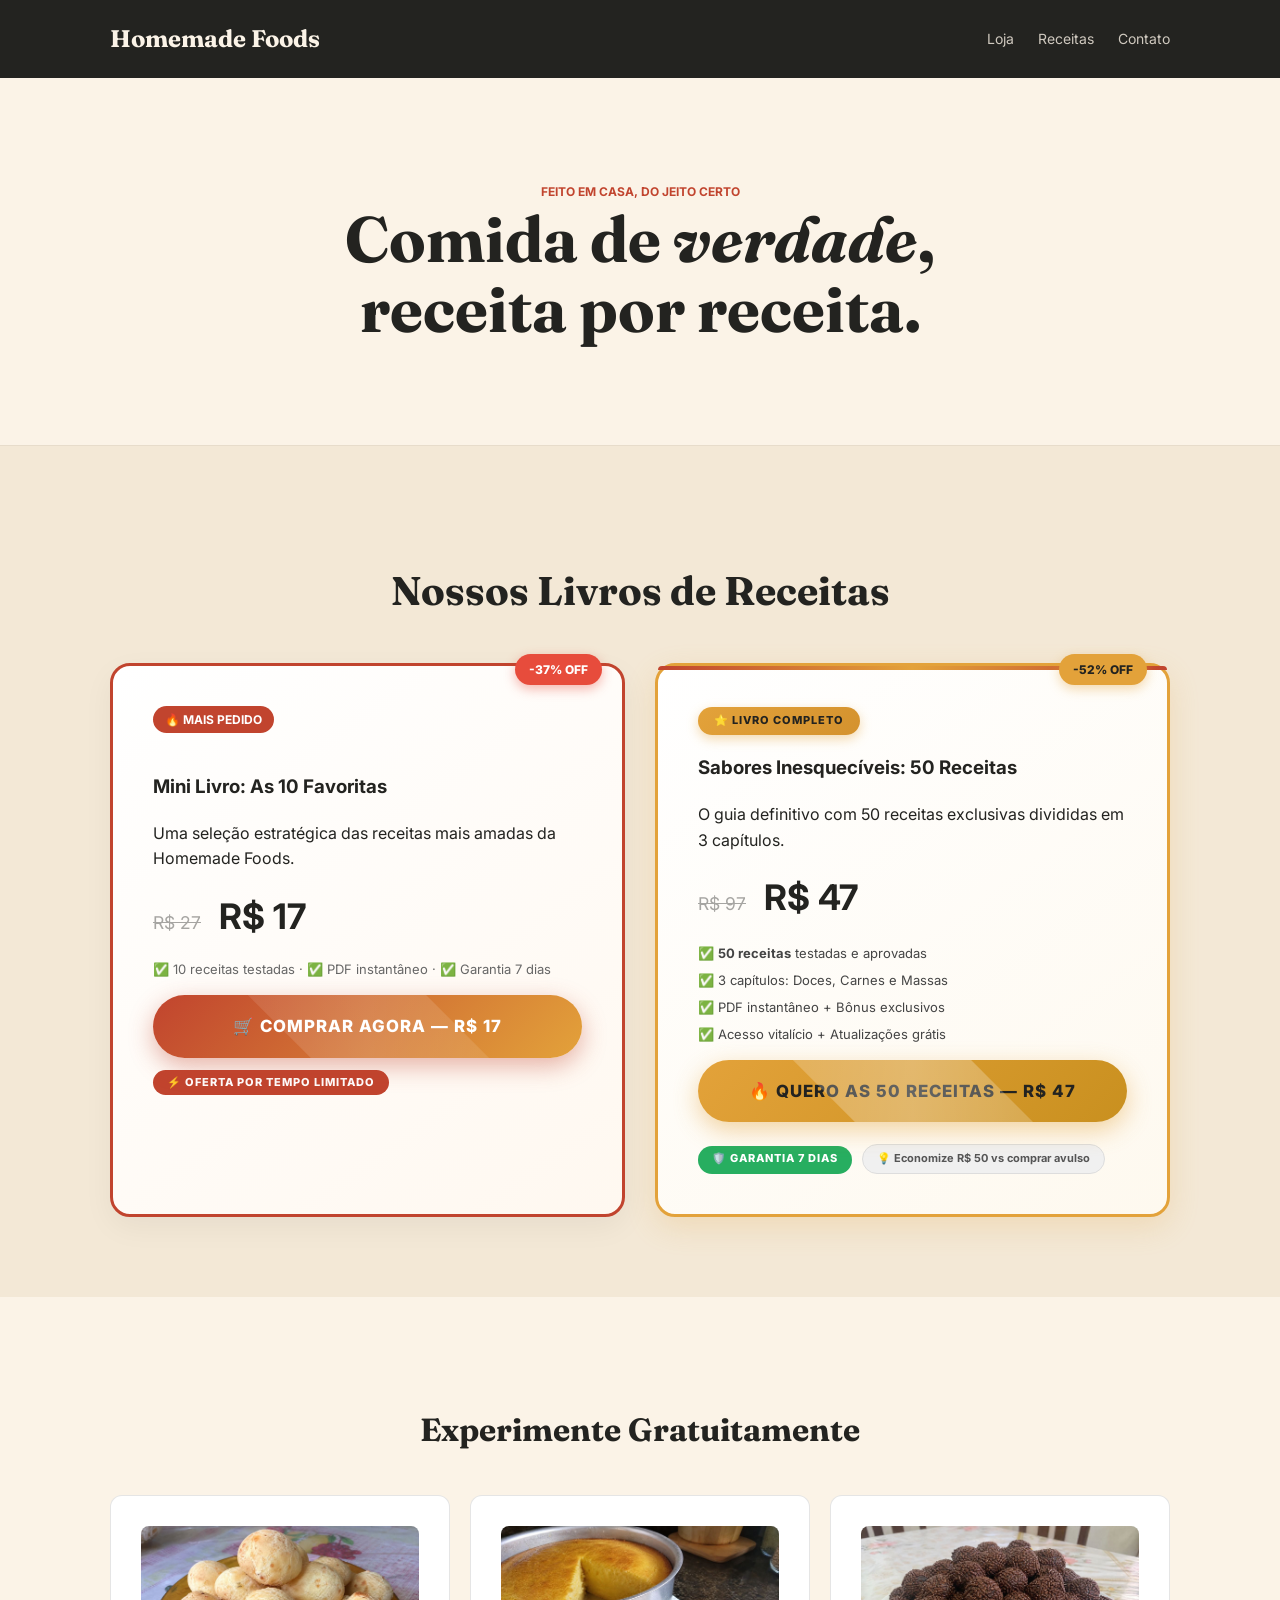
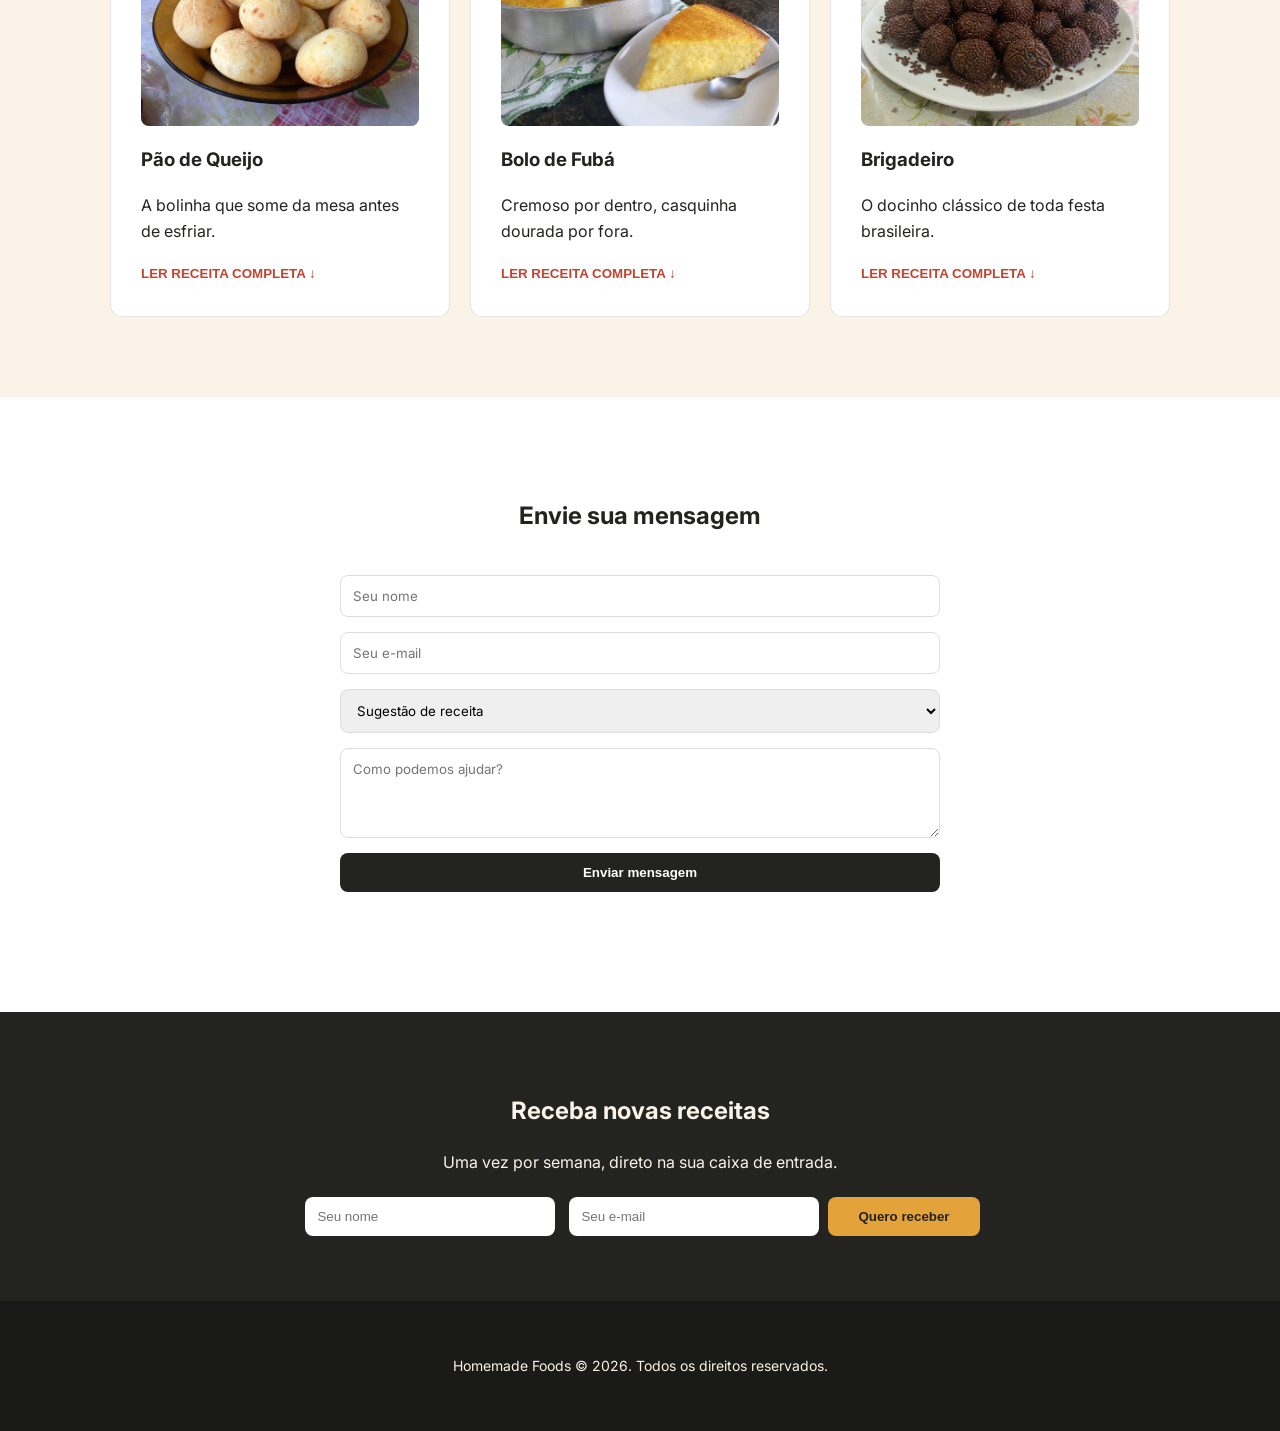
<file: index.html>
<!DOCTYPE html>
<html lang="pt-BR">
<head>
<meta charset="UTF-8">
<meta name="viewport" content="width=device-width, initial-scale=1.0">
<title>Homemade Foods — Receitas de Verdade</title>
<link rel="stylesheet" href="/style.css">
<link href="https://fonts.googleapis.com/css2?family=Fraunces:opsz,wght@9..144,500;9..144,600;9..144,700&family=Inter:wght@400;500;600;700&display=swap" rel="stylesheet">
</head>
<body>

<header>
    <div class="wrap">
        <div class="brand">Homemade Foods</div>
        <nav>
            <a href="#loja">Loja</a>
            <a href="#receitas">Receitas</a>
            <a href="#contato">Contato</a>
        </nav>
    </div>
</header>

<section class="hero">
    <div class="wrap">
        <span style="color: var(--tomato); font-weight: 700; text-transform: uppercase; font-size: 12px;">Feito em casa, do jeito certo</span>
        <h1>Comida de <i>verdade</i>,<br>receita por receita.</h1>
    </div>
</section>

<section id="loja" class="store-section">
    <div class="wrap">
        <h2 style="font-family: 'Fraunces', serif; font-size: 2.5rem; text-align: center;">Nossos Livros de Receitas</h2>
        <div class="store-grid">
            <div class="book-card mini-livro-card">
                <div class="desconto-tag">-37% OFF</div>
                <span class="book-badge">🔥 Mais Pedido</span>
                <h3 class="book-title">Mini Livro: As 10 Favoritas</h3>
                <p>Uma seleção estratégica das receitas mais amadas da Homemade Foods.</p>
                <div style="margin: 15px 0;">
                    <div class="book-price" style="margin: 0;"><span style="font-size: 1.1rem; text-decoration: line-through; opacity: 0.4; font-weight: 400; margin-right: 10px;">R$ 27</span> R$ 17</div>
                </div>
                <p style="font-size: 13px; color: #666; margin: 0 0 15px;">✅ 10 receitas testadas · ✅ PDF instantâneo · ✅ Garantia 7 dias</p>
                <a href="https://pay.kiwify.com.br/Hjxnbh6" class="btn-buy-destaque" target="_blank" rel="noopener">🛒 Comprar Agora — R$ 17</a>
<div class="tag-urgente">⚡ Oferta por tempo limitado</div>
            </div>
            <div class="book-card livro-completo-card">
                <div class="desconto-tag" style="background: var(--mustard); color: var(--charcoal); box-shadow: 0 4px 12px rgba(227, 162, 58, 0.4);">-52% OFF</div>
                <span class="badge-mais-vendido">⭐ Livro Completo</span>
                <h3 class="book-title">Sabores Inesquecíveis: 50 Receitas</h3>
                <p>O guia definitivo com 50 receitas exclusivas divididas em 3 capítulos.</p>
                <div style="margin: 15px 0;">
                    <div class="book-price" style="margin: 0;"><span style="font-size: 1.1rem; text-decoration: line-through; opacity: 0.4; font-weight: 400; margin-right: 10px;">R$ 97</span> R$ 47</div>
                </div>
                <ul class="beneficios-list">
                    <li>✅ <strong>50 receitas</strong> testadas e aprovadas</li>
                    <li>✅ 3 capítulos: Doces, Carnes e Massas</li>
                    <li>✅ PDF instantâneo + Bônus exclusivos</li>
                    <li>✅ Acesso vitalício + Atualizações grátis</li>
                </ul>
                <a href="https://pay.kiwify.com.br/P7Y1ggK" class="btn-completo" target="_blank" rel="noopener">🔥 QUERO AS 50 RECEITAS — R$ 47</a>
                <div style="display: flex; gap: 10px; margin-top: 12px; flex-wrap: wrap;">
                    <span class="tag-garantia">🛡️ Garantia 7 dias</span>
                    <span class="tag-comparacao">💡 Economize R$ 50 vs comprar avulso</span>
                </div>
</div>
        </div>
    </div>
</section>

<section id="receitas" class="recipes-section">
    <div class="wrap">
        <h2 style="font-family: 'Fraunces', serif; font-size: 2rem; text-align: center;">Experimente Gratuitamente</h2>
        <div class="recipe-grid">
            <div class="recipe-card">
                <img src="/ultra_caseiro_06_pao_queijo.jpg" alt="Pão de Queijo caseiro">
                <h3>Pão de Queijo</h3>
                <p>A bolinha que some da mesa antes de esfriar.</p>
                <button onclick="this.nextElementSibling.classList.toggle('active')" style="background:none; border:none; color:var(--tomato); font-weight:700; cursor:pointer; padding:0;">LER RECEITA COMPLETA ↓</button>
                <div class="recipe-content">
                    <p><strong>Ingredientes:</strong> Polvilho, queijo, ovos, leite e óleo.</p>
                    <p><strong>Preparo:</strong> Misture tudo até formar uma massa homogênea, faça bolinhas e asse por 25 min.</p>
                    <a href="#loja" style="display:block; margin-top:20px; background:#f3e8d6; padding:10px; border-radius:8px; text-decoration:none; color:var(--charcoal); font-weight:700; font-size:12px; text-align:center;">✨ LEVE O GUIA COMPLETO DE SOBREMESAS POR R$ 47!</a>
                </div>
            </div>
            <div class="recipe-card">
                <img src="/ultra_caseiro_05_bolo_fuba.jpg" alt="Bolo de fubá caseiro">
                <h3>Bolo de Fubá</h3>
                <p>Cremoso por dentro, casquinha dourada por fora.</p>
                <button onclick="this.nextElementSibling.classList.toggle('active')" style="background:none; border:none; color:var(--tomato); font-weight:700; cursor:pointer; padding:0;">LER RECEITA COMPLETA ↓</button>
                <div class="recipe-content">
                    <p><strong>Ingredientes:</strong> Fubá, farinha de trigo, ovos, leite, açúcar, óleo e fermento.</p>
                    <p><strong>Preparo:</strong> Bata os líquidos com o açúcar, misture os secos e asse em forno médio por 40 min.</p>
                    <a href="#loja" style="display:block; margin-top:20px; background:#f3e8d6; padding:10px; border-radius:8px; text-decoration:none; color:var(--charcoal); font-weight:700; font-size:12px; text-align:center;">✨ LEVE O GUIA COMPLETO DE SOBREMESAS POR R$ 47!</a>
                </div>
            </div>
            <div class="recipe-card">
                <img src="/ultra_caseiro_04_brigadeiro.jpg" alt="Brigadeiro caseiro">
                <h3>Brigadeiro</h3>
                <p>O docinho clássico de toda festa brasileira.</p>
                <button onclick="this.nextElementSibling.classList.toggle('active')" style="background:none; border:none; color:var(--tomato); font-weight:700; cursor:pointer; padding:0;">LER RECEITA COMPLETA ↓</button>
                <div class="recipe-content">
                    <p><strong>Ingredientes:</strong> Leite condensado, chocolate em pó, manteiga e granulado.</p>
                    <p><strong>Preparo:</strong> Cozinhe em fogo baixo até desgrudar do fundo da panela, deixe esfriar, enrole e passe no granulado.</p>
                    <a href="#loja" style="display:block; margin-top:20px; background:#f3e8d6; padding:10px; border-radius:8px; text-decoration:none; color:var(--charcoal); font-weight:700; font-size:12px; text-align:center;">✨ LEVE O GUIA COMPLETO DE SOBREMESAS POR R$ 47!</a>
                </div>
            </div>
        </div>
    </div>
</section>

<section id="contato" class="form-section">
    <div class="wrap">
        <h2 style="text-align: center;">Envie sua mensagem</h2>
        <form class="contact-form" onsubmit="event.preventDefault(); alert('Mensagem enviada! Em breve entraremos em contato.'); this.reset();">
            <input type="text" placeholder="Seu nome" required>
            <input type="email" placeholder="Seu e-mail" required>
            <select>
                <option>Sugestão de receita</option>
                <option>Erro ou problema</option>
                <option>Outro</option>
            </select>
            <textarea placeholder="Como podemos ajudar?" rows="4" required></textarea>
            <button type="submit" class="btn-submit">Enviar mensagem</button>
        </form>
    </div>
</section>

<section class="newsletter">
    <div class="wrap">
        <h2>Receba novas receitas</h2>
        <p>Uma vez por semana, direto na sua caixa de entrada.</p>
        <form onsubmit="event.preventDefault(); alert('Inscrição feita com sucesso!'); this.reset();">
            <input type="text" placeholder="Seu nome">
            <input type="email" placeholder="Seu e-mail">
            <button class="btn-submit" style="background:var(--mustard); color:var(--charcoal); width:auto; padding:12px 30px;">Quero receber</button>
        </form>
    </div>
</section>

<footer>
    <div class="wrap">
        <p>Homemade Foods © 2026. Todos os direitos reservados.</p>
    </div>
</footer>

</body>
</html>
</file>
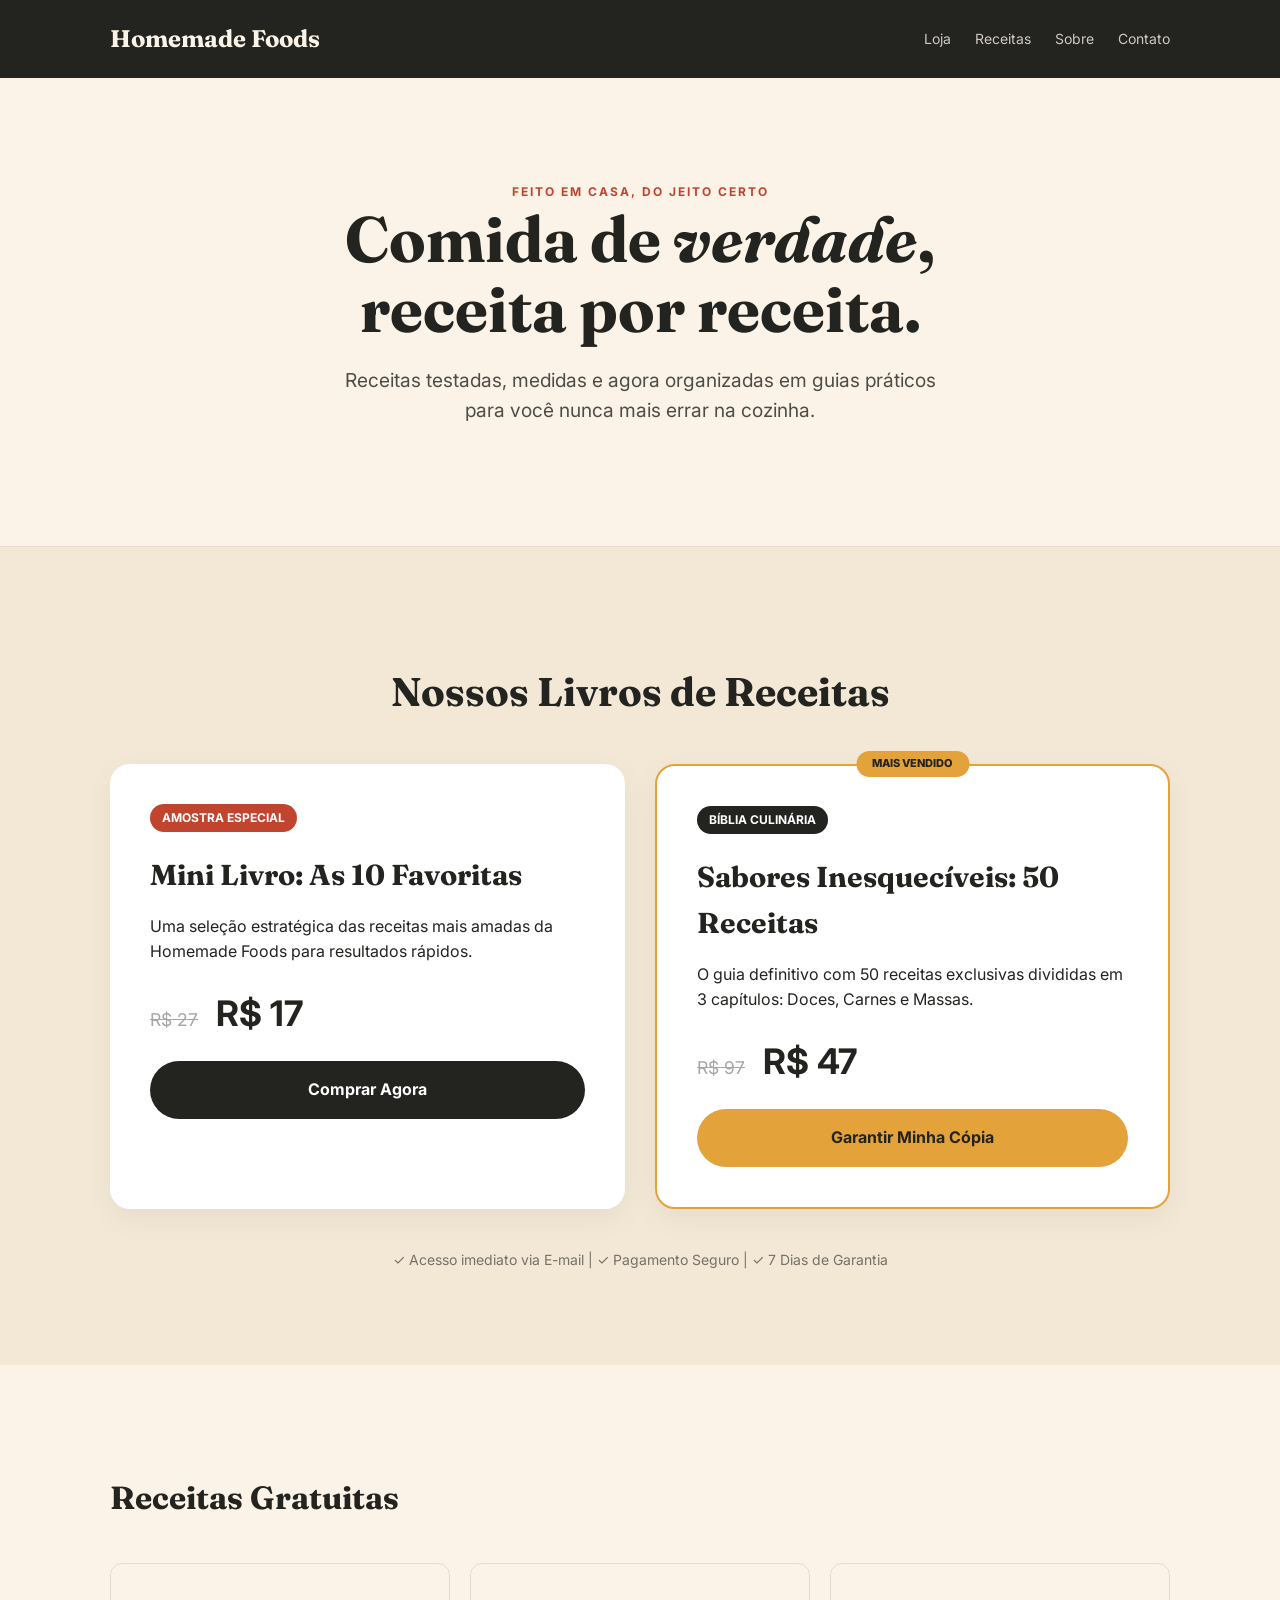
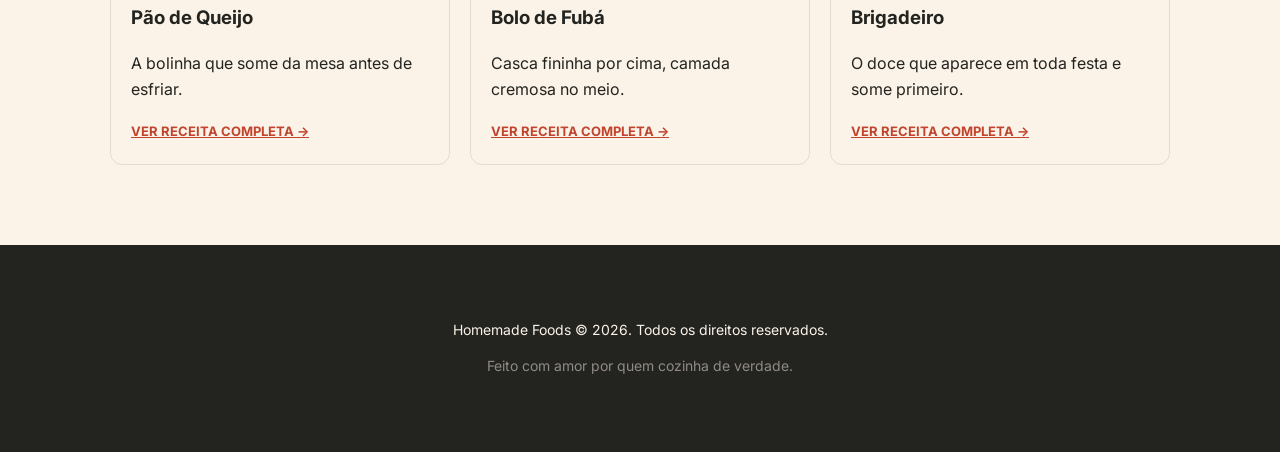
<file: NOVO_INDEX_COMPLETO.html>
<!DOCTYPE html>
<html lang="pt-BR">
<head>
    <meta charset="UTF-8">
    <meta name="viewport" content="width=device-width, initial-scale=1.0">
    <title>Homemade Foods — Receitas de Verdade</title>
    <link href="https://fonts.googleapis.com/css2?family=Fraunces:opsz,wght@9..144,500;9..144,600;9..144,700&family=Inter:wght@400;500;600;700&display=swap" rel="stylesheet">
    <style>
        :root {
            --charcoal: #232320;
            --cream: #FBF3E7;
            --tomato: #C1442E;
            --mustard: #E3A23A;
            --sage: #6E7F5C;
        }
        * { box-sizing: border-box; }
        body { margin: 0; background: var(--cream); color: var(--charcoal); font-family: 'Inter', sans-serif; line-height: 1.6; }
        .wrap { max-width: 1100px; margin: 0 auto; padding: 0 20px; }
        header { background: var(--charcoal); color: var(--cream); padding: 20px 0; position: sticky; top: 0; z-index: 100; }
        header .wrap { display: flex; justify-content: space-between; align-items: center; }
        .brand { font-family: 'Fraunces', serif; font-size: 24px; font-weight: 700; }
        nav a { color: var(--cream); text-decoration: none; margin-left: 20px; font-size: 14px; opacity: 0.8; }
        nav a:hover { opacity: 1; }
        
        .hero { padding: 100px 0; text-align: center; }
        .hero h1 { font-family: 'Fraunces', serif; font-size: 4rem; margin: 0; line-height: 1.1; }
        .hero p { font-size: 1.2rem; max-width: 600px; margin: 20px auto; opacity: 0.8; }
        
        .store-section { padding: 80px 0; background: #f3e8d6; border-top: 1px solid rgba(0,0,0,0.05); }
        .store-grid { display: grid; grid-template-columns: repeat(auto-fit, minmax(300px, 1fr)); gap: 30px; margin-top: 40px; }
        .book-card { background: white; padding: 40px; border-radius: 20px; box-shadow: 0 10px 30px rgba(0,0,0,0.05); transition: 0.3s; position: relative; }
        .book-card:hover { transform: translateY(-10px); }
        .book-badge { background: var(--tomato); color: white; padding: 4px 12px; border-radius: 20px; font-size: 12px; font-weight: 700; text-transform: uppercase; margin-bottom: 20px; display: inline-block; }
        .book-title { font-family: 'Fraunces', serif; font-size: 1.8rem; margin: 0 0 15px; }
        .book-price { font-size: 2.2rem; font-weight: 700; margin: 20px 0; }
        .book-price span { font-size: 1.1rem; text-decoration: line-through; opacity: 0.4; font-weight: 400; margin-right: 10px; }
        .btn-buy { background: var(--charcoal); color: white; padding: 16px 32px; border-radius: 50px; text-decoration: none; display: block; text-align: center; font-weight: 700; transition: 0.3s; }
        .btn-buy:hover { background: var(--tomato); }
        
        .recipes-section { padding: 80px 0; }
        .recipe-grid { display: grid; grid-template-columns: repeat(auto-fit, minmax(280px, 1fr)); gap: 20px; margin-top: 40px; }
        .recipe-card { border: 1px solid rgba(0,0,0,0.1); padding: 20px; border-radius: 12px; }
        
        footer { background: var(--charcoal); color: var(--cream); padding: 60px 0; text-align: center; font-size: 14px; }
    </style>
</head>
<body>

<header>
    <div class="wrap">
        <div class="brand">Homemade Foods</div>
        <nav>
            <a href="#loja">Loja</a>
            <a href="#receitas">Receitas</a>
            <a href="#sobre">Sobre</a>
            <a href="#contato">Contato</a>
        </nav>
    </div>
</header>

<section class="hero">
    <div class="wrap">
        <span style="color: var(--tomato); font-weight: 700; text-transform: uppercase; letter-spacing: 2px; font-size: 12px;">Feito em casa, do jeito certo</span>
        <h1>Comida de <i>verdade</i>,<br>receita por receita.</h1>
        <p>Receitas testadas, medidas e agora organizadas em guias práticos para você nunca mais errar na cozinha.</p>
    </div>
</section>

<section id="loja" class="store-section">
    <div class="wrap">
        <h2 style="font-family: 'Fraunces', serif; font-size: 2.5rem; text-align: center;">Nossos Livros de Receitas</h2>
        <div class="store-grid">
            <div class="book-card">
                <span class="book-badge">Amostra Especial</span>
                <h3 class="book-title">Mini Livro: As 10 Favoritas</h3>
                <p>Uma seleção estratégica das receitas mais amadas da Homemade Foods para resultados rápidos.</p>
                <div class="book-price"><span>R$ 27</span> R$ 17</div>
                <a href="SEU_LINK_KIWIFY_MINI" class="btn-buy">Comprar Agora</a>
            </div>
            
            <div class="book-card" style="border: 2px solid var(--mustard);">
                <div style="position: absolute; top: -15px; left: 50%; transform: translateX(-50%); background: var(--mustard); color: var(--charcoal); padding: 4px 16px; border-radius: 20px; font-size: 11px; font-weight: 800;">MAIS VENDIDO</div>
                <span class="book-badge" style="background: var(--charcoal);">Bíblia Culinária</span>
                <h3 class="book-title">Sabores Inesquecíveis: 50 Receitas</h3>
                <p>O guia definitivo com 50 receitas exclusivas divididas em 3 capítulos: Doces, Carnes e Massas.</p>
                <div class="book-price"><span>R$ 97</span> R$ 47</div>
                <a href="SEU_LINK_KIWIFY_COMPLETO" class="btn-buy" style="background: var(--mustard); color: var(--charcoal);">Garantir Minha Cópia</a>
            </div>
        </div>
        <p style="text-align: center; margin-top: 40px; font-size: 14px; opacity: 0.6;">✓ Acesso imediato via E-mail | ✓ Pagamento Seguro | ✓ 7 Dias de Garantia</p>
    </div>
</section>

<section id="receitas" class="recipes-section">
    <div class="wrap">
        <h2 style="font-family: 'Fraunces', serif; font-size: 2rem;">Receitas Gratuitas</h2>
        <div class="recipe-grid">
            <div class="recipe-card">
                <h3>Pão de Queijo</h3>
                <p>A bolinha que some da mesa antes de esfriar.</p>
                <a href="#loja" style="color: var(--tomato); font-weight: 700; font-size: 13px;">VER RECEITA COMPLETA →</a>
            </div>
            <div class="recipe-card">
                <h3>Bolo de Fubá</h3>
                <p>Casca fininha por cima, camada cremosa no meio.</p>
                <a href="#loja" style="color: var(--tomato); font-weight: 700; font-size: 13px;">VER RECEITA COMPLETA →</a>
            </div>
            <div class="recipe-card">
                <h3>Brigadeiro</h3>
                <p>O doce que aparece em toda festa e some primeiro.</p>
                <a href="#loja" style="color: var(--tomato); font-weight: 700; font-size: 13px;">VER RECEITA COMPLETA →</a>
            </div>
        </div>
    </div>
</section>

<footer>
    <div class="wrap">
        <p>Homemade Foods © 2026. Todos os direitos reservados.</p>
        <p style="opacity: 0.5; margin-top: 10px;">Feito com amor por quem cozinha de verdade.</p>
    </div>
</footer>

</body>
</html>
</file>
<file: style.css>
@charset "utf-8"; 

:root { --charcoal: #232320; --cream: #FBF3E7; --tomato: #C1442E; --mustard: #E3A23A; --sage: #6E7F5C; }

* { box-sizing: border-box; }

html { scroll-behavior: smooth; }

body { margin: 0px; background: var(--cream); color: var(--charcoal); font-family: Inter, sans-serif; line-height: 1.6; }

.wrap { max-width: 1100px; margin: 0px auto; padding: 0px 20px; }

header { background: var(--charcoal); color: var(--cream); padding: 20px 0px; position: sticky; top: 0px; z-index: 100; }

header .wrap { display: flex; justify-content: space-between; align-items: center; }

.brand { font-family: Fraunces, serif; font-size: 24px; font-weight: 700; }

nav a { color: var(--cream); text-decoration: none; margin-left: 20px; font-size: 14px; opacity: 0.8; }

.hero { padding: 100px 0px; text-align: center; }

.hero h1 { font-family: Fraunces, serif; font-size: 4rem; margin: 0px; line-height: 1.1; }

.store-section { padding: 80px 0px; background: rgb(243, 232, 214); border-top: 1px solid rgba(0, 0, 0, 0.05); }

.store-grid { display: grid; grid-template-columns: repeat(auto-fit, minmax(300px, 1fr)); gap: 30px; margin-top: 40px; }

.book-card { background: white; padding: 40px; border-radius: 20px; box-shadow: rgba(0, 0, 0, 0.05) 0px 10px 30px; transition: 0.3s; position: relative; }

.book-badge { background: var(--tomato); color: white; padding: 4px 12px; border-radius: 20px; font-size: 12px; font-weight: 700; text-transform: uppercase; margin-bottom: 20px; display: inline-block; }

.book-price { font-size: 2.2rem; font-weight: 700; margin: 20px 0px; }

.btn-buy { background: var(--charcoal); color: white; padding: 16px 32px; border-radius: 50px; text-decoration: none; display: block; text-align: center; font-weight: 700; transition: 0.3s; }

.btn-buy-destaque { background: linear-gradient(135deg, rgb(193, 68, 46) 0%, rgb(227, 162, 58) 100%); border-radius: 50px; text-decoration: none; display: block; text-align: center; font-weight: 800; font-size: 1.05rem; text-transform: uppercase; letter-spacing: 1px; transition: 0.3s; box-shadow: rgba(193, 68, 46, 0.4) 0px 8px 25px; animation: 2s ease 0s infinite normal none running pulse-btn; position: relative; overflow: hidden; color: white !important; padding: 18px 36px !important; }

.btn-buy-destaque::before { content: ""; position: absolute; top: -50%; left: -50%; width: 200%; height: 200%; background: linear-gradient(45deg, transparent, rgba(255, 255, 255, 0.15), transparent); transform: rotate(45deg); animation: 3s ease 0s infinite normal none running shine; }

.btn-buy-destaque:hover { transform: translateY(-3px) scale(1.03); box-shadow: rgba(193, 68, 46, 0.6) 0px 12px 35px; }

@keyframes pulse-btn { 
  0%, 100% { transform: scale(1); }
  50% { transform: scale(1.02); }
}

@keyframes shine { 
  0% { transform: translateX(-100%) rotate(45deg); }
  100% { transform: translateX(100%) rotate(45deg); }
}

.mini-livro-card { border: 3px solid var(--tomato) !important; background: linear-gradient(145deg, rgb(255, 255, 255) 0%, rgb(255, 248, 240) 100%) !important; }

.mini-livro-card:hover { transform: translateY(-8px) !important; box-shadow: rgba(193, 68, 46, 0.15) 0px 15px 40px !important; }

.tag-urgente { background: var(--tomato); color: white; padding: 4px 14px; border-radius: 20px; font-size: 11px; font-weight: 800; text-transform: uppercase; letter-spacing: 1px; margin-top: 12px; display: inline-block; animation: 1.5s ease 0s infinite normal none running blink-tag; }

@keyframes blink-tag { 
  0%, 100% { opacity: 1; }
  50% { opacity: 0.7; }
}

.desconto-tag { position: absolute; top: -12px; right: 20px; background: rgb(231, 76, 60); color: white; padding: 6px 14px; border-radius: 20px; font-size: 12px; font-weight: 800; box-shadow: rgba(231, 76, 60, 0.4) 0px 4px 12px; z-index: 2; }

.livro-completo-card { border: 3px solid var(--mustard) !important; background: linear-gradient(145deg, rgb(255, 255, 255) 0%, rgb(254, 249, 239) 100%) !important; position: relative !important; overflow: visible !important; box-shadow: rgba(227, 162, 58, 0.2) 0px 10px 30px !important; transition: 0.4s !important; }

.livro-completo-card:hover { transform: translateY(-10px) scale(1.01) !important; box-shadow: rgba(227, 162, 58, 0.35) 0px 20px 50px !important; }

.livro-completo-card::after { content: ""; position: absolute; top: 0px; left: 0px; right: 0px; height: 4px; background: linear-gradient(90deg, var(--tomato), var(--mustard), var(--tomato)); border-radius: 20px 20px 0px 0px; }

.badge-mais-vendido { background: linear-gradient(135deg, rgb(227, 162, 58) 0%, rgb(212, 146, 46) 100%); color: var(--charcoal); padding: 5px 16px; border-radius: 20px; font-size: 11px; font-weight: 800; text-transform: uppercase; letter-spacing: 1px; display: inline-block; box-shadow: rgba(227, 162, 58, 0.4) 0px 4px 12px; animation: 2.5s ease 0s infinite normal none running pulse-badge; }

@keyframes pulse-badge { 
  0%, 100% { transform: scale(1); }
  50% { transform: scale(1.05); }
}

.btn-completo { background: linear-gradient(135deg, rgb(227, 162, 58) 0%, rgb(201, 144, 31) 100%); border-radius: 50px; text-decoration: none; display: block; text-align: center; font-weight: 800; font-size: 1.05rem; text-transform: uppercase; letter-spacing: 1px; transition: 0.3s; box-shadow: rgba(227, 162, 58, 0.45) 0px 8px 25px; position: relative; overflow: hidden; border-width: medium; border-style: none; border-color: currentcolor; border-image: none; cursor: pointer; color: var(--charcoal) !important; padding: 18px 36px !important; }

.btn-completo::before { content: ""; position: absolute; top: -50%; left: -50%; width: 200%; height: 200%; background: linear-gradient(45deg, transparent, rgba(255, 255, 255, 0.3), transparent); transform: rotate(45deg); animation: 2.5s ease 0s infinite normal none running shine; }

.btn-completo:hover { transform: translateY(-3px) scale(1.03); box-shadow: rgba(227, 162, 58, 0.65) 0px 14px 40px; }

.tag-comparacao { background: rgb(240, 240, 240); color: rgb(85, 85, 85); padding: 5px 14px; border-radius: 20px; font-size: 11px; font-weight: 700; margin-top: 10px; display: inline-block; border: 1px solid rgb(221, 221, 221); }

.beneficios-list { list-style: none; padding: 0px; margin: 12px 0px; }

.beneficios-list li { font-size: 13px; color: rgb(68, 68, 68); padding: 3px 0px; }

.tag-garantia { background: rgb(39, 174, 96); color: white; padding: 4px 14px; border-radius: 20px; font-size: 11px; font-weight: 800; text-transform: uppercase; letter-spacing: 1px; margin-top: 12px; display: inline-block; }

.recipes-section { padding: 80px 0px; }

.recipe-grid { display: grid; grid-template-columns: repeat(auto-fit, minmax(280px, 1fr)); gap: 20px; margin-top: 40px; }

.recipe-card { border: 1px solid rgba(0, 0, 0, 0.1); padding: 30px; border-radius: 12px; background: white; overflow: hidden; }

.recipe-card img { width: 100%; height: 200px; object-fit: cover; border-radius: 8px; margin-bottom: 15px; display: block; }

.recipe-content { display: none; margin-top: 20px; padding-top: 20px; border-top: 1px dashed rgb(204, 204, 204); }

.recipe-content.active { display: block; }

.form-section { padding: 80px 0px; background: white; }

.contact-form { max-width: 600px; margin: 40px auto; display: grid; gap: 15px; }

.contact-form input, .contact-form select, .contact-form textarea { width: 100%; padding: 12px; border: 1px solid rgb(221, 221, 221); border-radius: 8px; font-family: inherit; }

.btn-submit { background: var(--charcoal); color: white; padding: 12px; border-width: medium; border-style: none; border-color: currentcolor; border-image: none; border-radius: 8px; cursor: pointer; font-weight: 700; }

.newsletter { background: var(--charcoal); color: var(--cream); padding: 60px 0px; text-align: center; }

.newsletter input { padding: 12px; border-radius: 8px; border-width: medium; border-style: none; border-color: currentcolor; border-image: none; width: 250px; margin: 5px; }

footer { background: rgb(26, 26, 24); color: var(--cream); padding: 40px 0px; text-align: center; font-size: 14px; }
</file>
